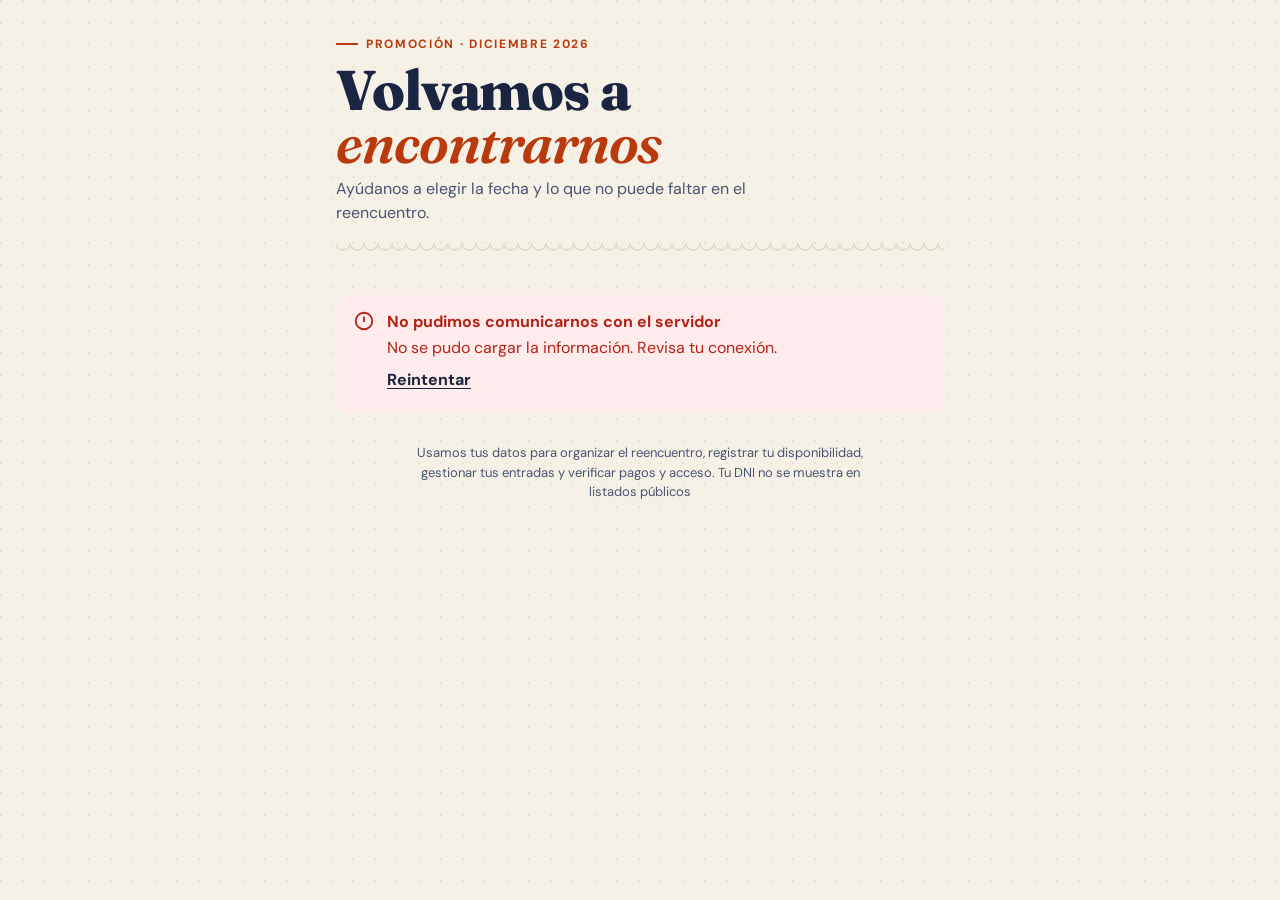
<file: index.html>
<!doctype html>
<html lang="es">
<head>
<meta charset="utf-8">
<meta name="viewport" content="width=device-width, initial-scale=1, viewport-fit=cover">
<meta http-equiv="Content-Security-Policy" content="default-src 'self'; script-src 'self'; style-src 'self'; font-src 'self'; img-src 'self' data: blob:; connect-src https://script.google.com https://script.googleusercontent.com; object-src 'none'; base-uri 'none'; form-action 'none'">
<meta name="referrer" content="no-referrer">
<meta name="robots" content="noindex">
<meta name="theme-color" content="#1b2440">
<title>Reencuentro de la Promo</title>
<meta name="description" content="Consulta de fechas y adicionales para el reencuentro de diciembre de 2026.">
<link rel="preconnect" href="https://script.google.com">
<link rel="preconnect" href="https://script.googleusercontent.com" crossorigin>
<link rel="preload" href="assets/fonts/dm-sans-latin-opsz-normal.woff2" as="font" type="font/woff2" crossorigin>
<link rel="stylesheet" href="assets/styles.css">
<link rel="icon" href="data:image/svg+xml,%3Csvg xmlns='http://www.w3.org/2000/svg' viewBox='0 0 32 32'%3E%3Crect width='32' height='32' rx='8' fill='%231b2440'/%3E%3Ctext x='16' y='22' font-size='16' font-family='Georgia' font-weight='700' text-anchor='middle' fill='%23e8572a'%3ER%3C/text%3E%3C/svg%3E">
</head>
<body>
<a class="skip" href="#app">Ir al contenido</a>
<div class="wrap">
  <header class="hero">
    <span class="kicker">Promoción · Diciembre 2026</span>
    <h1>Volvamos a <em>encontrarnos</em></h1>
    <p id="heroText">Ayúdanos a elegir la fecha y lo que no puede faltar en el reencuentro.</p>
    <p class="estado-chip" id="estadoChip" hidden></p>
    <div class="ticket-edge" aria-hidden="true"></div>
  </header>

  <main id="app" tabindex="-1">
    <div class="sr" id="anuncio" role="status" aria-live="polite" aria-atomic="true"></div>
    <div class="loading" id="loading"><span class="spinner" aria-hidden="true"></span>Cargando…</div>
    <div id="banner"></div>

    <nav class="tabs" id="tabs" aria-label="Secciones de la venta" hidden>
      <button type="button" id="tabComprar" aria-pressed="true" data-view="venta">Registrar entradas</button>
      <button type="button" id="tabMis" aria-pressed="false" data-view="mis">Mis entradas</button>
    </nav>

    <!-- ================= Fase 1: votación ================= -->
    <form id="voteForm" class="card" novalidate hidden>
      <h2><span class="step">1</span>Tus datos</h2>
      <p class="lead">Solo responden integrantes de la promoción. Tus datos no se publican.</p>

      <div class="field" data-f="nombre">
        <label for="nombre">Nombre completo</label>
        <input type="text" id="nombre" name="nombre" autocomplete="name" maxlength="80" required>
        <div class="err-msg" id="nombre-err"></div>
      </div>
      <div class="row2">
        <div class="field" data-f="dni">
          <label for="dni">DNI</label>
          <input type="text" id="dni" name="dni" inputmode="numeric" pattern="[0-9]{8}" maxlength="8" autocomplete="off" required>
          <div class="err-msg" id="dni-err"></div>
        </div>
        <div class="field" data-f="whatsapp">
          <label for="whatsapp">WhatsApp</label>
          <input type="tel" id="whatsapp" name="whatsapp" inputmode="tel" autocomplete="tel" maxlength="20" placeholder="987 654 321" required>
          <div class="err-msg" id="whatsapp-err"></div>
        </div>
      </div>
      <div class="field" data-f="acompanantes">
        <label for="acompanantes">¿Cuántos acompañantes llevarías?<span class="hint" id="acompanantes-hint">Es una estimación para calcular el espacio. Puede ser cero.</span></label>
        <div class="stepper">
          <button type="button" aria-label="Uno menos" data-step="-1">−</button>
          <input type="number" id="acompanantes" name="acompanantes" min="0" max="50" step="1" value="0" inputmode="numeric" aria-describedby="acompanantes-hint" required>
          <button type="button" aria-label="Uno más" data-step="1">+</button>
        </div>
        <div class="err-msg" id="acompanantes-err"></div>
      </div>
      <div class="field" data-f="integrante">
        <label class="check"><input type="checkbox" id="integrante"> <span>Declaro que soy integrante de la promoción. Mis acompañantes no votan.</span></label>
        <div class="err-msg" id="integrante-err"></div>
      </div>

      <fieldset class="field" data-f="fechas">
        <legend class="sec-title"><span class="step">2</span>Fechas posibles</legend>
        <p class="lead" id="fechasLead">Elige 2 o 3 fechas en las que podrías asistir.</p>
        <p class="hint" id="calAyuda">Usa las flechas para moverte entre las fechas habilitadas y Espacio o Intro para elegir.</p>
        <div class="cal" id="cal"></div>
        <div class="err-msg" id="fechas-err"></div>
      </fieldset>

      <fieldset class="field" data-f="adicionales">
        <legend class="sec-title"><span class="step">3</span>Adicionales</legend>
        <p class="lead">La base incluye piqueos y bebidas. ¿Qué te gustaría sumar? Puedes elegir varias o ninguna.</p>
        <div class="chips" id="chips"></div>
        <div class="aviso" id="aviso"></div>
        <div class="err-msg" id="adicionales-err"></div>
      </fieldset>

      <div class="hp" aria-hidden="true"><label>Empresa web <input type="text" id="empresa_web" tabindex="-1" autocomplete="off"></label></div>

      <div id="voteResumen" class="resumen" hidden tabindex="-1"></div>
      <div id="formMsg"></div>
      <button class="btn" type="submit" id="btnVotar">Revisar mi respuesta</button>
      <button class="btn ghost mt8" type="button" id="btnEditar" hidden>Editar</button>
      <p class="hint center mt10">Solo se confirma cuando el servidor responde. Si falla, tus datos se quedan aquí.</p>
    </form>

    <section id="done" class="card receipt" hidden tabindex="-1">
      <div class="big-ok" aria-hidden="true"><svg width="34" height="34" viewBox="0 0 24 24" fill="none" stroke="currentColor" stroke-width="2.6" stroke-linecap="round" stroke-linejoin="round"><path d="M5 12.5l4.5 4.5L19 7.5"/></svg></div>
      <h2 id="doneTitle">¡Respuesta registrada!</h2>
      <p class="lead" id="doneMsg"></p>
      <dl class="kv left" id="doneDatos"></dl>
      <p class="hint">Tu recibo (guárdalo para consultar el estado):</p>
      <div class="code" id="doneRecibo"></div>
      <button class="btn small ghost" type="button" id="copyRecibo">Copiar recibo</button>
      <div class="copy-msg" id="copyReciboMsg" role="status"></div>
    </section>

    <section id="reciboBox" class="card" hidden>
      <h2>Consultar mi recibo</h2>
      <div class="field" data-f="recibo"><label for="reciboIn">Recibo</label><input type="text" id="reciboIn" autocomplete="off" placeholder="R-…"><div class="err-msg" id="recibo-err"></div></div>
      <div id="reciboMsg"></div>
      <dl class="kv" id="reciboDatos" hidden></dl>
      <button class="btn ghost" type="button" id="btnRecibo">Consultar</button>
    </section>
    <p class="center" id="reciboLinkWrap" hidden><button class="link" type="button" id="reciboLink">¿Ya respondiste la consulta? Revisa tu recibo</button></p>

    <!-- ================= Fase 2: venta ================= -->
    <section id="venta" hidden>
      <div class="card">
        <h2>Tu entrada al reencuentro</h2>
        <p class="lead" id="ventaInclus"></p>
        <dl class="kv" id="ventaKv"></dl>
        <div class="notice warn mt12"><div><b>Adelantos no reembolsables.</b><p>Puedes pagar en partes o en grupo. Cada pago lo verifica el organizador.</p></div></div>
      </div>
      <form id="ventaForm" class="card" novalidate>
        <h2><span class="step">1</span>Integrante responsable</h2>
        <div class="field" data-f="nombre"><label for="vNombre">Nombre completo</label><input type="text" id="vNombre" autocomplete="name" maxlength="80"><div class="err-msg" id="vNombre-err"></div></div>
        <div class="row2">
          <div class="field" data-f="dni"><label for="vDni">DNI</label><input type="text" id="vDni" inputmode="numeric" maxlength="8" autocomplete="off"><div class="err-msg" id="vDni-err"></div></div>
          <div class="field" data-f="whatsapp"><label for="vWsp">WhatsApp</label><input type="tel" id="vWsp" inputmode="tel" autocomplete="tel" maxlength="20"><div class="err-msg" id="vWsp-err"></div></div>
        </div>
        <div class="field" data-f="integrante"><label class="check"><input type="checkbox" id="vIntegrante"> <span>Soy integrante de la promoción.</span></label><div class="err-msg" id="vIntegrante-err"></div></div>
        <h2 class="mt20"><span class="step">2</span>Invitados</h2>
        <p class="lead">Cada invitado necesita nombre completo y DNI. Queda vinculado a ti. Máximo <span class="maxInv">20</span> por solicitud.</p>
        <div class="field" data-f="invitados"><div id="guests"></div><div class="err-msg" id="invitados-err"></div></div>
        <button class="btn small ghost" type="button" id="addGuest">+ Agregar invitado</button>
        <div class="cotiza" id="ventaCot" aria-live="off"></div>
        <div class="field mt18" data-f="acepta_adelantos"><label class="check"><input type="checkbox" id="vAcepta"> <span>Entiendo que los adelantos no son reembolsables.</span></label><div class="err-msg" id="vAcepta-err"></div></div>
        <div class="hp" aria-hidden="true"><input type="text" id="vEmpresa" tabindex="-1" autocomplete="off"></div>
        <div id="ventaConf" class="resumen" hidden tabindex="-1"></div>
        <div id="ventaMsg"></div>
        <button class="btn" type="submit" id="btnVenta">Revisar total</button>
        <button class="btn ghost mt8" type="button" id="btnVentaEditar" hidden>Editar</button>
      </form>
    </section>

    <section id="mis" hidden>
      <form class="card" id="credForm" novalidate>
        <h2>Mis entradas</h2>
        <p class="lead">Ingresa el código de grupo que recibiste al registrarte.</p>
        <div class="field" data-f="credencial"><label for="cred">Código de grupo</label><input type="text" id="cred" autocomplete="off" spellcheck="false" placeholder="G-…"><div class="err-msg" id="cred-err"></div></div>
        <label class="check small"><input type="checkbox" id="recordar"> <span>Recordar en este dispositivo</span></label>
        <div id="credMsg"></div>
        <button class="btn ghost mt12" type="submit">Ver mis entradas</button>
      </form>
      <div id="grupoView" hidden>
        <div class="card">
          <h2>Código de grupo</h2>
          <div class="notice warn" id="avisoCodigo"></div>
          <div class="code" id="grupoCred"></div>
          <div class="acciones">
            <button class="btn small ghost" type="button" id="copyCred">Copiar código</button>
            <button class="btn small ghost" type="button" id="cambiarGrupo">Cambiar grupo</button>
            <button class="btn small ghost" type="button" id="cerrarSesion">Cerrar sesión</button>
          </div>
          <div class="copy-msg" id="copyCredMsg" role="status"></div>
          <label class="check small mt12"><input type="checkbox" id="recordar2"> <span>Recordar en este dispositivo</span></label>
        </div>
        <div class="card" id="resumenGrupo"></div>
        <div class="tickets" id="tickets"></div>
        <div id="pagosLista"></div>

        <form class="card" id="agregarForm" novalidate hidden>
          <h2>Agregar invitados</h2>
          <p class="lead">Cada invitado necesita nombre completo y DNI. Máximo <span class="maxInv">20</span> por solicitud.</p>
          <div class="field" data-f="invitados"><div id="guests2"></div><div class="err-msg" id="invitados2-err"></div></div>
          <button class="btn small ghost" type="button" id="addGuest2">+ Agregar invitado</button>
          <div class="cotiza" id="agregarCot"></div>
          <div id="agregarConf" class="resumen" hidden tabindex="-1"></div>
          <div id="agregarMsg"></div>
          <button class="btn mt12" type="submit" id="btnAgregar">Revisar total</button>
          <button class="btn ghost mt8" type="button" id="btnAgregarEditar" hidden>Editar</button>
        </form>

        <form class="card" id="pagoForm" novalidate hidden>
          <h2>Reportar un pago</h2>
          <p class="lead" id="pagoInstr"></p>
          <div class="row2">
            <div class="field" data-f="canal"><label for="pCanal">Medio</label><select id="pCanal"><option value="">Elige…</option><option>Yape</option><option>Plin</option><option>Transferencia</option></select><div class="err-msg" id="pCanal-err"></div></div>
            <div class="field" data-f="monto"><label for="pMonto">Monto (S/)</label><input type="text" id="pMonto" inputmode="decimal" autocomplete="off" placeholder="0.00"><div class="err-msg" id="pMonto-err"></div></div>
          </div>
          <div class="row2">
            <div class="field" data-f="referencia"><label for="pRef">N.º de operación</label><input type="text" id="pRef" maxlength="40" autocomplete="off"><div class="err-msg" id="pRef-err"></div></div>
            <div class="field" data-f="fecha_operacion"><label for="pFecha">Fecha del pago</label><input type="date" id="pFecha"><div class="err-msg" id="pFecha-err"></div></div>
          </div>
          <div class="field" data-f="pagador"><label for="pPagador">¿Quién pagó? (nombre completo)</label><input type="text" id="pPagador" maxlength="80"><div class="err-msg" id="pPagador-err"></div></div>
          <fieldset class="field" data-f="entradas"><legend class="legend">¿Para qué entradas de tu grupo?</legend><div class="chips" id="pEntradas"></div><div class="err-msg" id="pEntradas-err"></div></fieldset>
          <div id="pagoMsg"></div>
          <button class="btn" type="submit" id="btnPago">Reportar pago</button>
          <p class="hint center mt8">Reportar no confirma el pago: cuenta cuando el organizador lo verifica.</p>
        </form>
      </div>
    </section>
  </main>
  <footer class="foot">
    <p>Usamos tus datos para organizar el reencuentro, registrar tu disponibilidad, gestionar tus entradas y verificar pagos y acceso. Tu DNI no se muestra en listados públicos</p>
  </footer>
</div>
<script src="config.js" defer></script>
<script src="assets/api.js" defer></script>
<script src="assets/app.js" defer></script>
</body>
</html>
</file>
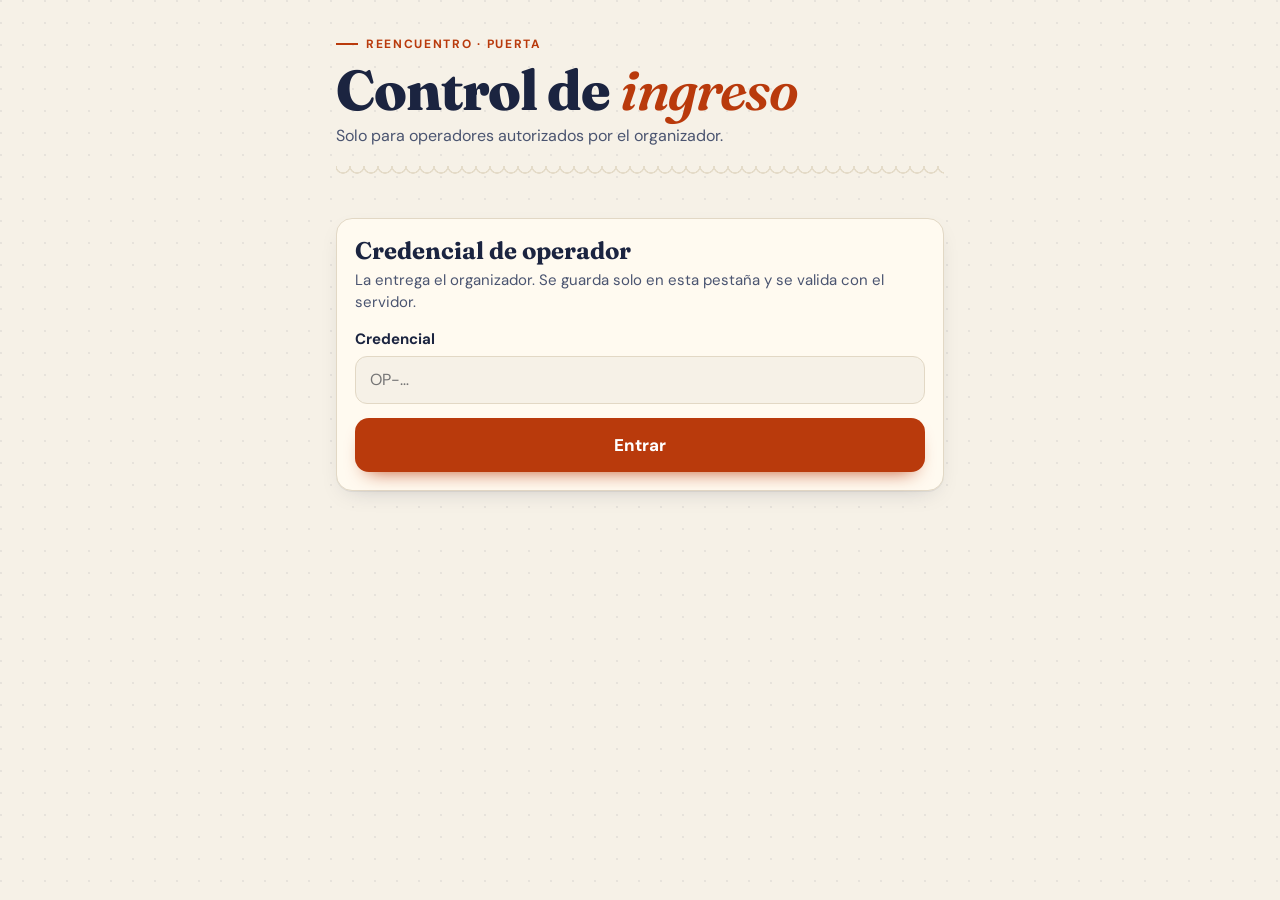
<file: puerta.html>
<!doctype html>
<html lang="es">
<head>
<meta charset="utf-8">
<meta name="viewport" content="width=device-width, initial-scale=1, viewport-fit=cover">
<meta http-equiv="Content-Security-Policy" content="default-src 'self'; script-src 'self'; style-src 'self'; font-src 'self'; img-src 'self' data: blob:; media-src 'self' blob: mediastream:; connect-src https://script.google.com https://script.googleusercontent.com; object-src 'none'; base-uri 'none'; form-action 'none'">
<meta name="referrer" content="no-referrer">
<meta name="robots" content="noindex">
<title>Control de puerta</title>
<link rel="stylesheet" href="assets/styles.css">
</head>
<body>
<div class="wrap">
  <header class="hero">
    <span class="kicker">Reencuentro · Puerta</span>
    <h1>Control de <em>ingreso</em></h1>
    <p>Solo para operadores autorizados por el organizador.</p>
    <div class="ticket-edge" aria-hidden="true"></div>
  </header>

  <form class="card" id="login" novalidate>
    <h2>Credencial de operador</h2>
    <p class="lead">La entrega el organizador. Se guarda solo en esta pestaña y se valida con el servidor.</p>
    <div class="field" data-f="op"><label for="op">Credencial</label><input type="text" id="op" autocomplete="off" spellcheck="false" placeholder="OP-…"><div class="err-msg" id="op-err"></div></div>
    <div id="loginMsg"></div>
    <button class="btn" type="submit" id="btnEntrar">Entrar</button>
  </form>

  <section id="scan" hidden>
    <p class="estado-chip estado-puerta" id="estadoPuerta">Lista para escanear</p>
    <p class="hint" id="operadorInfo"></p>
    <div class="cam" id="camBox" hidden><video id="video" playsinline muted></video><div class="frame" aria-hidden="true"></div></div>
    <div id="camMsg"></div>
    <div class="row2 mt10">
      <button class="btn ghost" type="button" id="btnCam">Activar cámara</button>
      <button class="btn ghost" type="button" id="btnSalir">Cerrar sesión</button>
    </div>
    <details class="card mt12" id="manualBox"><summary><b>Ingresar código manualmente</b></summary>
      <div class="field" data-f="manual"><label for="manual">Código de la entrada</label><input type="text" id="manual" autocomplete="off" spellcheck="false" placeholder="RP1.…"><div class="err-msg" id="manual-err"></div></div>
      <button class="btn small" type="button" id="btnManual">Verificar</button>
    </details>
    <div id="result" tabindex="-1"></div>
    <div class="sr" id="anuncio" role="alert" aria-atomic="true"></div>
  </section>
</div>
<script src="config.js"></script>
<script src="assets/api.js"></script>
<script src="assets/puerta.js"></script>
</body>
</html>
</file>
<file: assets/styles.css>
/* Fuentes locales (SIL Open Font License 1.1: ver assets/fonts/OFL-*.txt) */
@font-face { font-family: "DM Sans"; font-style: normal; font-display: swap; font-weight: 100 1000; src: url(fonts/dm-sans-latin-opsz-normal.woff2) format("woff2"); }
@font-face { font-family: "Fraunces"; font-style: normal; font-display: swap; font-weight: 100 900; src: url(fonts/fraunces-latin-opsz-normal.woff2) format("woff2"); }
@font-face { font-family: "Fraunces"; font-style: italic; font-display: swap; font-weight: 100 900; src: url(fonts/fraunces-latin-opsz-italic.woff2) format("woff2"); }

:root {
  --paper: #f6f1e7;
  --paper-2: #fffaf0;
  --ink: #1b2440;
  --ink-2: #4a5470;
  --line: #e2d8c5;
  --accent: #b93a0c;      /* 5,7:1 con texto blanco; 5,1:1 sobre papel */
  --accent-deco: #e8572a; /* solo decorativo */
  --accent-ink: #ffffff;
  --gold: #d9a441;
  --teal: #157a6e;
  --ok: #1d7a46; --ok-bg: #e2f5e9;
  --bad: #b42318; --bad-bg: #fdeceb;
  --warn: #8a5a00; --warn-bg: #fff3d1;
  --focus: #2f6fed;
  --radius: 16px;
  --shadow: 0 1px 0 rgba(27,36,64,.06), 0 8px 24px -12px rgba(27,36,64,.25);
  --display: "Fraunces", Georgia, "Times New Roman", serif;
  --body: "DM Sans", system-ui, -apple-system, "Segoe UI", Roboto, sans-serif;
}
@media (prefers-color-scheme: dark) {
  :root:not([data-theme="light"]) {
    --paper: #12172a; --paper-2: #1a2138; --ink: #f3ecdd; --ink-2: #b9bfd3; --line: #2c3552;
    --accent: #ff7a4d; --accent-deco: #ff7a4d; --accent-ink: #12172a; --gold: #e8bb5c; --teal: #3cc1ad; --focus: #8fb3ff;
    --ok: #7be0a5; --ok-bg: #12301f; --bad: #ff9c94; --bad-bg: #3a1716; --warn: #ffd27a; --warn-bg: #3a2c0c;
    --shadow: 0 1px 0 rgba(0,0,0,.3), 0 8px 24px -12px rgba(0,0,0,.6);
  }
}
:root[data-theme="dark"] {
  --paper: #12172a; --paper-2: #1a2138; --ink: #f3ecdd; --ink-2: #b9bfd3; --line: #2c3552;
  --accent: #ff7a4d; --accent-deco: #ff7a4d; --accent-ink: #12172a; --gold: #e8bb5c; --teal: #3cc1ad; --focus: #8fb3ff;
  --ok: #7be0a5; --ok-bg: #12301f; --bad: #ff9c94; --bad-bg: #3a1716; --warn: #ffd27a; --warn-bg: #3a2c0c;
}

* { box-sizing: border-box; }
html { -webkit-text-size-adjust: 100%; }
body {
  margin: 0; background: var(--paper); color: var(--ink);
  font: 16px/1.5 var(--body);
  background-image: radial-gradient(circle at 1px 1px, color-mix(in srgb, var(--ink) 7%, transparent) 1px, transparent 0);
  background-size: 22px 22px;
}
.wrap { max-width: 640px; margin: 0 auto; padding: 0 16px 48px; }

/* ---------- Cabecera ---------- */
.hero { padding: 28px 0 18px; position: relative; }
.hero .kicker { display: inline-flex; gap: 8px; align-items: center; font-weight: 700; font-size: 12px; letter-spacing: .14em; text-transform: uppercase; color: var(--accent); }
.hero .kicker::before { content: ""; width: 22px; height: 2px; background: currentColor; }
.hero h1 { font-family: var(--display); font-weight: 800; font-size: clamp(26px, 10vw, 56px); overflow-wrap: anywhere; line-height: .95; margin: 10px 0 8px; letter-spacing: -.02em; }
.hero h1 em { font-style: italic; color: var(--accent); font-weight: 600; }
.hero p { margin: 0; color: var(--ink-2); max-width: 46ch; }
.ticket-edge { height: 14px; margin: 18px 0 6px; background: radial-gradient(circle at 7px 0, transparent 6px, var(--line) 6.5px, var(--line) 7.5px, transparent 8px) 0 0/14px 14px repeat-x; opacity: .9; }

/* ---------- Tarjetas y estados ---------- */
.card { background: var(--paper-2); border: 1px solid var(--line); border-radius: var(--radius); padding: 18px; box-shadow: var(--shadow); margin: 14px 0; }
.card h2 { font-family: var(--display); font-size: 24px; line-height: 1.15; margin: 0 0 4px; }
.card .lead { color: var(--ink-2); margin: 0 0 12px; font-size: 15px; }
.step { display: inline-grid; place-items: center; width: 26px; height: 26px; border-radius: 50%; background: var(--ink); color: var(--paper-2); font-weight: 800; font-size: 13px; margin-right: 8px; vertical-align: 2px; }

.notice { border-radius: 12px; padding: 14px 16px; margin: 14px 0; display: flex; gap: 12px; align-items: flex-start; border: 1px solid transparent; }
.notice .ico { flex: 0 0 auto; width: 22px; height: 22px; }
.notice b { display: block; }
.notice.info { background: color-mix(in srgb, var(--teal) 10%, var(--paper-2)); border-color: color-mix(in srgb, var(--teal) 30%, transparent); }
.notice.ok { background: var(--ok-bg); color: var(--ok); }
.notice.bad { background: var(--bad-bg); color: var(--bad); }
.notice.warn { background: var(--warn-bg); color: var(--warn); }
.notice p { margin: 2px 0 0; color: inherit; }
.loading { display: flex; gap: 10px; align-items: center; color: var(--ink-2); padding: 24px 0; }
.spinner { width: 20px; height: 20px; border-radius: 50%; border: 3px solid var(--line); border-top-color: var(--accent); animation: spin .8s linear infinite; }
@keyframes spin { to { transform: rotate(360deg); } }
@media (prefers-reduced-motion: reduce) {
  .spinner { animation-duration: 2.4s; }
  *, *::before, *::after { transition: none !important; scroll-behavior: auto !important; }
}

/* ---------- Formulario ---------- */
.field { margin: 14px 0; }
.field > label, .legend { display: block; font-weight: 700; margin-bottom: 6px; font-size: 15px; }
.hint { display: block; color: var(--ink-2); font-size: 13px; font-weight: 400; margin-top: 2px; }
input[type=text], input[type=tel], input[type=number], input[type=date], select, textarea {
  width: 100%; min-height: 48px; padding: 10px 14px; font: inherit; font-size: 16px; color: var(--ink);
  background: var(--paper); border: 1.5px solid var(--line); border-radius: 12px; outline: none; transition: border-color .15s, box-shadow .15s;
}
input:focus, select:focus { border-color: var(--focus); box-shadow: 0 0 0 3px color-mix(in srgb, var(--focus) 25%, transparent); }
.field.err input, .field.err select, .field.err .cal, .field.err .chips { border-color: var(--bad); }
.err-msg { color: var(--bad); font-size: 13px; font-weight: 600; margin-top: 6px; display: none; }
.field.err .err-msg { display: block; }
.row2 { display: grid; grid-template-columns: 1fr 1fr; gap: 12px; }
@media (max-width: 420px) { .row2 { grid-template-columns: 1fr; } }

.stepper { display: flex; align-items: center; gap: 8px; }
.stepper button { width: 48px; height: 48px; border-radius: 12px; border: 1.5px solid var(--line); background: var(--paper); color: var(--ink); font-size: 22px; font-weight: 700; cursor: pointer; }
.stepper input { text-align: center; font-weight: 800; font-size: 20px; max-width: 90px; }

.check { display: flex; gap: 12px; align-items: flex-start; padding: 12px 14px; border: 1.5px solid var(--line); border-radius: 12px; background: var(--paper); cursor: pointer; }
.check input { width: 22px; height: 22px; margin: 1px 0 0; accent-color: var(--accent); flex: 0 0 auto; }

/* Calendario */
.cal { border: 1.5px solid var(--line); border-radius: 14px; padding: 12px; background: var(--paper); }
.cal-head { display: flex; justify-content: space-between; align-items: baseline; margin-bottom: 8px; }
.cal-head b { font-family: var(--display); font-size: 20px; }
.cal-count { font-size: 13px; font-weight: 700; color: var(--ink-2); }
.cal-count.full { color: var(--ok); }
.cal-grid { display: grid; grid-template-columns: repeat(7, 1fr); gap: 4px; }
.cal-dow { text-align: center; font-size: 11px; font-weight: 700; letter-spacing: .06em; color: var(--ink-2); padding: 4px 0; text-transform: uppercase; }
.cal-dow.we { color: var(--accent); }
.day { aspect-ratio: 1; display: grid; place-items: center; border-radius: 10px; font-weight: 700; font-size: 15px; border: 0; background: transparent; color: color-mix(in srgb, var(--ink) 28%, transparent); font-family: inherit; padding: 0; }
.day.on { background: var(--paper-2); color: var(--ink); border: 1.5px solid var(--line); cursor: pointer; position: relative; }
.day.on:hover { border-color: var(--accent); }
.day.sel { background: var(--accent); color: var(--accent-ink); border-color: var(--accent); box-shadow: 0 6px 14px -8px var(--accent); }
.day.sel::after { content: attr(data-n); position: absolute; top: -6px; right: -6px; width: 18px; height: 18px; border-radius: 50%; background: var(--ink); color: var(--paper-2); font-size: 11px; display: grid; place-items: center; }
.day:focus-visible { outline: 3px solid var(--focus); outline-offset: 1px; }
.cal-sel { margin-top: 10px; display: flex; flex-wrap: wrap; gap: 6px; min-height: 30px; }
.tag { display: inline-flex; align-items: center; gap: 6px; background: var(--ink); color: var(--paper-2); border-radius: 999px; padding: 4px 12px; font-size: 13px; font-weight: 700; }

/* Adicionales */
.chips { display: grid; grid-template-columns: 1fr 1fr; gap: 8px; border: 1.5px solid transparent; border-radius: 14px; }
.chip { position: relative; }
.chip input { position: absolute; opacity: 0; inset: 0; cursor: pointer; }
.chip span { display: flex; align-items: center; gap: 10px; min-height: 52px; padding: 10px 14px; border: 1.5px solid var(--line); border-radius: 12px; background: var(--paper); font-weight: 700; }
.chip span::before { content: ""; width: 18px; height: 18px; border-radius: 6px; border: 2px solid var(--line); flex: 0 0 auto; }
.chip input:checked + span { border-color: var(--teal); background: color-mix(in srgb, var(--teal) 12%, var(--paper)); }
.chip input:checked + span::before { background: var(--teal) url("data:image/svg+xml,%3Csvg xmlns='http://www.w3.org/2000/svg' viewBox='0 0 16 16'%3E%3Cpath d='M3 8.5l3 3 7-7' fill='none' stroke='white' stroke-width='2.4' stroke-linecap='round' stroke-linejoin='round'/%3E%3C/svg%3E") center/12px no-repeat; border-color: var(--teal); }
.chip input:focus-visible + span { outline: 3px solid var(--focus); outline-offset: 2px; }
.chip.none span { color: var(--ink-2); }
@media (max-width: 360px) { .chips { grid-template-columns: 1fr; } }
.aviso { margin-top: 10px; padding: 10px 12px; border-left: 4px solid var(--gold); background: color-mix(in srgb, var(--gold) 14%, var(--paper-2)); border-radius: 0 10px 10px 0; font-size: 14px; font-weight: 600; }

.hp { position: absolute; left: -9999px; width: 1px; height: 1px; overflow: hidden; }

/* Botones */
.btn { display: inline-flex; align-items: center; justify-content: center; gap: 10px; width: 100%; min-height: 54px; padding: 12px 18px; border: 0; border-radius: 14px; background: var(--accent); color: var(--accent-ink); font: 800 17px/1 var(--body); cursor: pointer; box-shadow: 0 10px 20px -12px var(--accent); transition: transform .08s, filter .15s; }
.btn:hover { filter: brightness(1.08); }
.btn:focus-visible, .link:focus-visible, .tabs button:focus-visible, .stepper button:focus-visible { outline: 3px solid var(--focus); outline-offset: 2px; }
.btn:active { transform: translateY(1px); }
.btn[disabled] { opacity: .55; cursor: not-allowed; box-shadow: none; }
.btn.ghost { background: transparent; color: var(--ink); border: 1.5px solid var(--line); box-shadow: none; }
.btn.small { width: auto; min-height: 40px; font-size: 14px; padding: 8px 14px; border-radius: 10px; }
.link { background: none; border: 0; color: var(--ink); text-decoration: underline; text-underline-offset: 3px; font: inherit; font-weight: 700; cursor: pointer; padding: 6px 0; }

/* Recibo */
.receipt { text-align: center; padding: 26px 18px; border-style: dashed; border-width: 2px; }
.receipt .big-ok { width: 64px; height: 64px; border-radius: 50%; display: grid; place-items: center; margin: 0 auto 10px; background: var(--ok-bg); color: var(--ok); }
.code { font: 700 15px/1.3 ui-monospace, SFMono-Regular, Menlo, Consolas, monospace; background: var(--paper); border: 1px dashed var(--line); border-radius: 10px; padding: 10px 12px; word-break: break-all; margin: 10px 0; user-select: all; }

/* Pestañas */
.tabs { display: flex; gap: 6px; background: color-mix(in srgb, var(--ink) 6%, transparent); padding: 5px; border-radius: 14px; margin: 8px 0 4px; }
.tabs button { flex: 1; min-height: 44px; border: 0; border-radius: 10px; background: transparent; color: var(--ink-2); font: 800 14px var(--body); cursor: pointer; }
.tabs button[aria-pressed="true"] { background: var(--paper-2); color: var(--ink); box-shadow: var(--shadow); }

/* Entradas / QR */
.tickets { display: grid; gap: 14px; }
.ticket { display: grid; grid-template-columns: 1fr auto; gap: 12px; align-items: center; border: 1.5px solid var(--line); border-radius: 16px; padding: 14px; background: var(--paper); position: relative; }
.ticket .qr { width: 148px; height: 148px; background: #fff; border-radius: 10px; image-rendering: pixelated; }
.ticket .cod { font: 800 13px ui-monospace, Menlo, Consolas, monospace; letter-spacing: .06em; color: var(--accent); }
.ticket .nom { font-family: var(--display); font-weight: 700; font-size: 19px; line-height: 1.15; margin: 2px 0 6px; }
.ticket .meta { font-size: 13px; color: var(--ink-2); }
.badge { display: inline-block; font-size: 12px; font-weight: 800; border-radius: 999px; padding: 3px 10px; }
.badge.ok { background: var(--ok-bg); color: var(--ok); } .badge.bad { background: var(--bad-bg); color: var(--bad); } .badge.warn { background: var(--warn-bg); color: var(--warn); }
@media (max-width: 400px) { .ticket { grid-template-columns: 1fr; } .ticket .qr { width: 196px; height: 196px; margin: 0 auto; } }

.guest { border: 1.5px solid var(--line); border-radius: 12px; padding: 10px 12px; margin: 8px 0; background: var(--paper); }
.guest-head { display: flex; justify-content: space-between; align-items: center; font-weight: 800; font-size: 14px; }
.price { font-family: var(--display); font-size: 34px; font-weight: 800; }
.kv { display: grid; grid-template-columns: auto 1fr; gap: 4px 12px; font-size: 14px; }
.kv dt { color: var(--ink-2); } .kv dd { margin: 0; font-weight: 700; }
.foot { text-align: center; color: var(--ink-2); font-size: 13px; margin-top: 30px; }
[hidden] { display: none !important; }
.sr { position: absolute; width: 1px; height: 1px; overflow: hidden; clip: rect(0 0 0 0); }

/* Puerta */
.verdict { border-radius: 20px; padding: 22px; text-align: center; margin: 14px 0; border: 2px solid transparent; }
.verdict h2 { font-family: var(--display); font-size: 34px; margin: 4px 0; }
.verdict.ok { background: var(--ok-bg); color: var(--ok); border-color: var(--ok); }
.verdict.bad { background: var(--bad-bg); color: var(--bad); border-color: var(--bad); }
.verdict.warn { background: var(--warn-bg); color: var(--warn); border-color: var(--warn); }
.verdict .who { color: var(--ink); font-size: 18px; font-weight: 700; margin-top: 8px; }
.cam { position: relative; border-radius: 18px; overflow: hidden; background: #000; aspect-ratio: 1; }
.cam video { width: 100%; height: 100%; object-fit: cover; }
.cam .frame { position: absolute; inset: 18%; border: 3px solid rgba(255,255,255,.85); border-radius: 18px; box-shadow: 0 0 0 999px rgba(0,0,0,.35); }
.field > label.check { font-weight: 500; font-size: 15px; margin-bottom: 0; }

/* ---------- v1.3 ---------- */
.skip { position: absolute; left: -9999px; top: 8px; background: var(--ink); color: var(--paper-2); padding: 10px 14px; border-radius: 10px; z-index: 10; font-weight: 700; }
.skip:focus { left: 8px; }
main:focus { outline: none; }
.estado-chip { display: inline-block; margin-top: 12px !important; padding: 4px 12px; border-radius: 999px; background: var(--ink); color: var(--paper-2) !important; font-size: 13px; font-weight: 800; letter-spacing: .02em; }
fieldset.field { border: 0; padding: 0; margin: 22px 0 14px; min-width: 0; }
.sec-title { font-family: var(--display); font-size: 24px; line-height: 1.15; font-weight: 700; padding: 0; margin: 0 0 4px; }
.mt6 { margin-top: 6px; } .mt8 { margin-top: 8px; } .mt10 { margin-top: 10px; } .mt12 { margin-top: 12px; } .mt18 { margin-top: 18px; } .mt20 { margin-top: 20px; }
.center { text-align: center; }
.chip.wide { grid-column: 1 / -1; }
.check.small { padding: 8px 12px; font-size: 14px; }
.check.small input { width: 20px; height: 20px; }
.resumen { border: 2px solid var(--accent); border-radius: 14px; padding: 14px 16px; margin: 16px 0; background: var(--paper); }
.resumen:focus { outline: 3px solid var(--focus); outline-offset: 2px; }
.resumen h3 { font-family: var(--display); font-size: 20px; margin: 0 0 8px; }
.resumen .notice { margin: 8px 0; }
.kv.left { text-align: left; margin: 12px 0; }
.kv dd { overflow-wrap: anywhere; }
.cotiza { margin: 14px 0 0; }
.cot-fila { display: flex; justify-content: space-between; gap: 12px; padding: 8px 0; border-bottom: 1px dashed var(--line); font-size: 15px; }
.cot-fila.total { font-size: 18px; border-bottom: 0; }
.nombres { margin: 6px 0 10px; padding-left: 20px; }
.hint-inline { color: var(--ink-2); font-size: 13px; }
.acciones { display: flex; flex-wrap: wrap; gap: 8px; margin-top: 8px; }
.copy-msg { min-height: 1.2em; font-size: 13px; font-weight: 700; margin-top: 6px; }
.copy-msg.ok { color: var(--ok); } .copy-msg.bad { color: var(--bad); }
.offscreen { position: fixed; left: -9999px; top: 0; opacity: 0; }
.notice .ico { color: inherit; }
.guest .field { margin: 8px 0 4px; }
.guest .field > label { font-size: 13px; margin-bottom: 4px; }
.foot p { margin: 0 auto; max-width: 52ch; }
.hero .kicker { color: var(--accent); }
.hero h1 em { color: var(--accent); }
.estado-puerta { font-weight: 800; letter-spacing: .02em; }
@media (max-width: 360px) { .wrap { padding: 0 12px 40px; } .card { padding: 14px; } .cal { padding: 8px; } .cal-grid { gap: 2px; } .day { font-size: 14px; } }
.cal-head { flex-wrap: wrap; gap: 4px 10px; }
.cal-grid { grid-template-columns: repeat(7, minmax(0, 1fr)); }
.day { min-width: 0; }
@media (max-width: 260px) { .cal { padding: 4px; } .cal-dow { font-size: 9px; letter-spacing: 0; } .day { font-size: 11px; border-radius: 6px; } .day.sel::after { width: 14px; height: 14px; font-size: 9px; top: -4px; right: -4px; } }
:root { color-scheme: light; }
@media (prefers-color-scheme: dark) { :root:not([data-theme="light"]) { color-scheme: dark; } }
.chips { grid-template-columns: repeat(2, minmax(0, 1fr)); }
@media (max-width: 360px) { .chips { grid-template-columns: minmax(0, 1fr); } }
.chip { min-width: 0; } .chip span { overflow-wrap: anywhere; }
@media (max-width: 260px) { .chip span { padding: 8px 10px; gap: 8px; } .card { padding: 10px; } }
</file>
